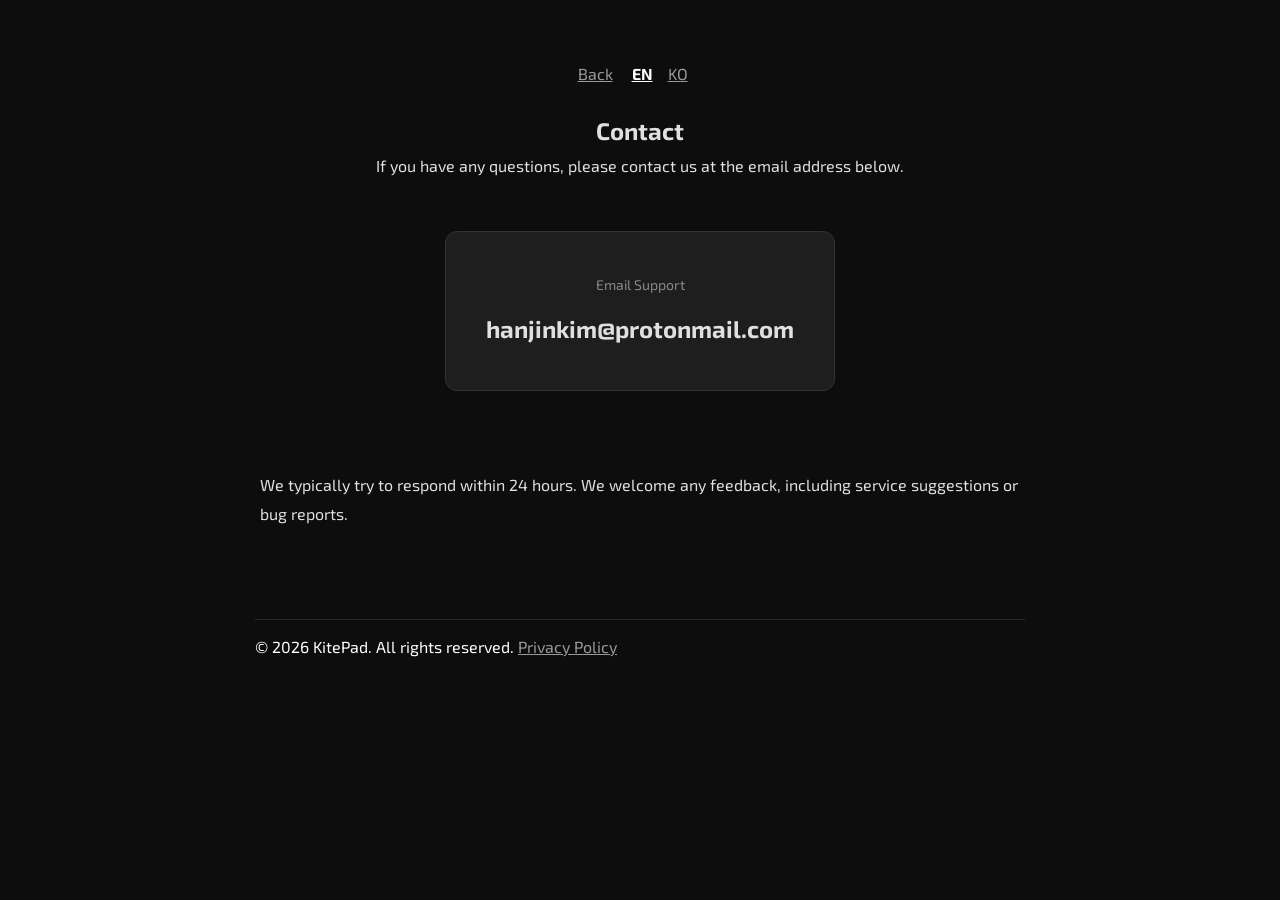
<file: contact.html>
<!DOCTYPE html>
<html lang="en">
<head>
    <meta charset="UTF-8">
    <meta name="viewport" content="width=device-width, initial-scale=1.0">
    <title>Contact - KitePad</title>
    <meta name="description" content="Contact KitePad support.">
    <meta property="og:type" content="website">
    <meta property="og:site_name" content="KitePad">
    <meta property="og:title" content="Contact - KitePad">
    <meta property="og:description" content="Contact KitePad support.">
    <meta property="og:image" content="/og-image?title=KitePad">
    <link rel="preconnect" href="https://fonts.googleapis.com">
    <link rel="preconnect" href="https://fonts.gstatic.com" crossorigin>
    <link href="https://fonts.googleapis.com/css2?family=Exo+2:ital,wght@0,100..900;1,100..900&display=swap" rel="stylesheet">
    <link rel="manifest" href="/manifest.json">
    <link rel="stylesheet" href="/style.css">
    <script src="/i18n.js"></script>
    <style>
        .contact-container {
            max-width: 800px;
            margin: 0 auto;
            padding: 40px 20px;
            color: #e0e0e0;
            line-height: 1.8;
            text-align: center;
        }
        .contact-header {
            border-bottom: 2px solid var(--accent-color);
            padding-bottom: 20px;
            margin-bottom: 30px;
        }
        .contact-info {
            background: #1e1e1e;
            padding: 40px;
            border-radius: 12px;
            margin-bottom: 40px;
            border: 1px solid #333;
            display: inline-block;
            min-width: 300px;
        }
        .email-link {
            font-size: 24px;
            color: var(--accent-color);
            text-decoration: none;
            font-weight: bold;
            display: block;
            margin-top: 10px;
        }
        .email-link:hover {
            text-decoration: underline;
        }
    </style>
</head>
<body>
    <div class="contact-container">
        <div class="nav-links">
            <a href="/" class="nav-link" data-i18n="nav.back">← Back</a>
            <span class="lang-switcher">
                <a href="?lang=en" class="nav-link" data-lang-switch="en" data-i18n="lang.en">EN</a>
                <a href="?lang=ko" class="nav-link" data-lang-switch="ko" data-i18n="lang.ko">KO</a>
            </span>
        </div>
        <div class="contact-header">
            <h1 data-i18n="contact.title">Contact</h1>
            <p data-i18n="contact.subtitle">If you have any questions, please contact us at the email address below.</p>
        </div>

        <div class="contact-info">
            <div style="font-size: 14px; color: #888; margin-bottom: 10px;" data-i18n="contact.support">Email Support</div>
            <div id="email-placeholder"></div>
        </div>

        <script>
            (function() {
                const user = "hanjinkim";
                const domain = "protonmail.com";
                const placeholder = document.getElementById('email-placeholder');
                const link = document.createElement('a');
                link.href = 'mailto:' + user + '@' + domain;
                link.className = 'email-link';
                link.textContent = user + '@' + domain;
                placeholder.appendChild(link);
            })();
        </script>

        <div class="policy-section" style="text-align: left; margin-top: 40px;">
            <p data-i18n="contact.response">We typically try to respond within 24 hours. We welcome any feedback, including service suggestions or bug reports.</p>
        </div>
    </div>

    <footer class="site-footer">
        <div class="container">
            <hr>
            <p>&copy; 2026 KitePad. <span data-i18n="footer.rights">All rights reserved.</span> <a href="/privacy.html" class="nav-link" data-i18n="nav.privacy">Privacy Policy</a></p>
        </div>
    </footer>
    <script>
        if (window.KiteI18n) window.KiteI18n.init();
        if ("serviceWorker" in navigator) {
            navigator.serviceWorker.register("/sw.js").catch(() => {});
        }
    </script>
</body>
</html>
</file>
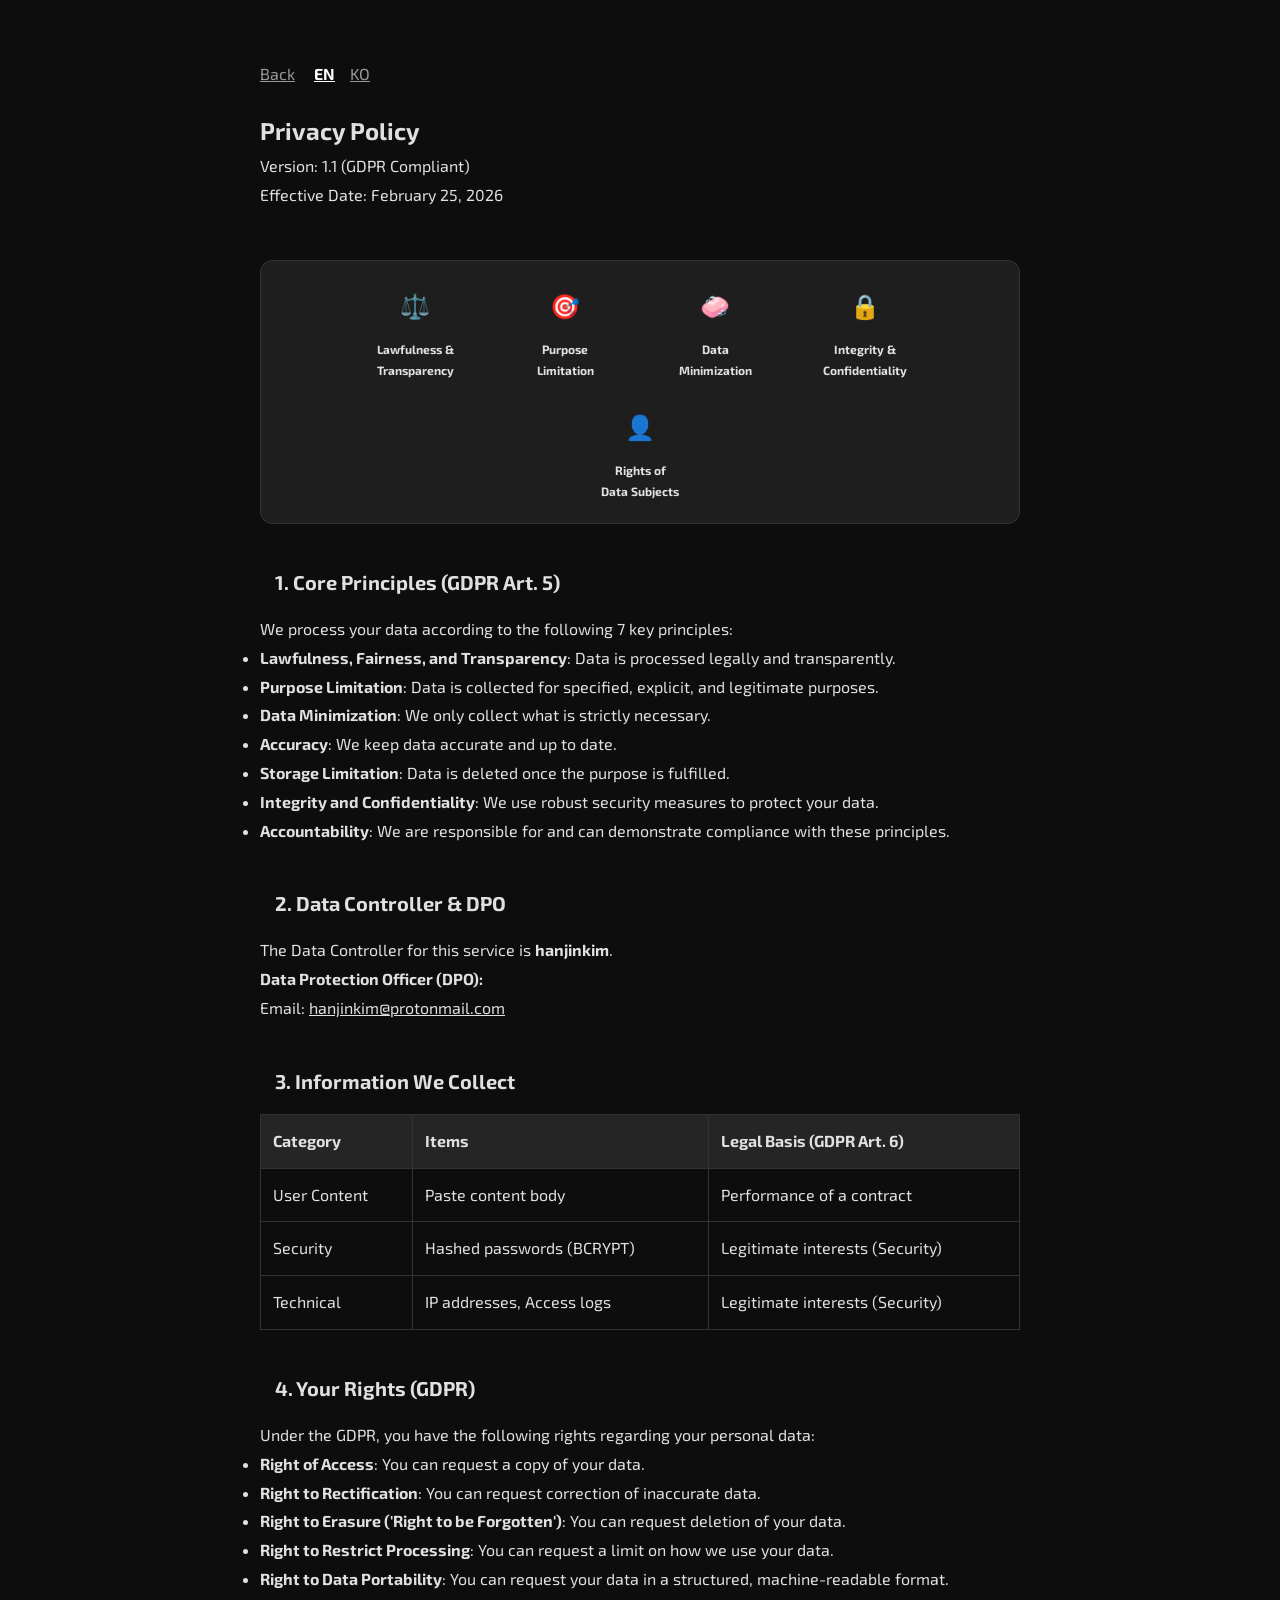
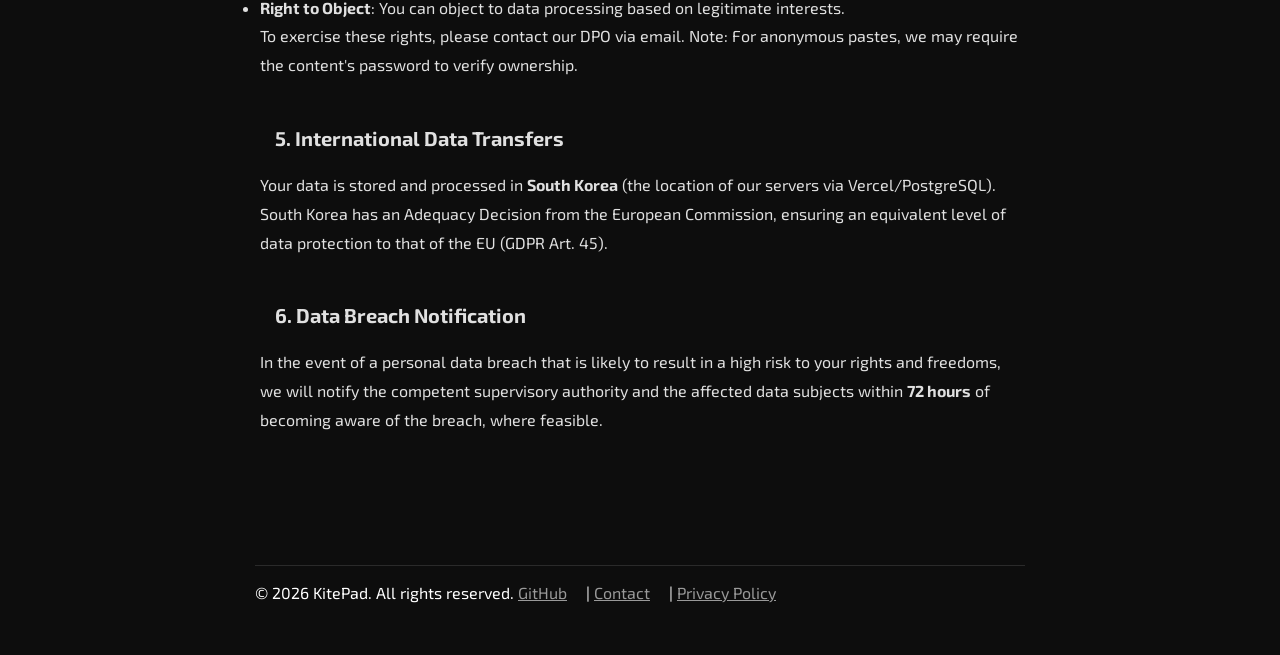
<file: privacy.html>
<!DOCTYPE html>
<html lang="en">
<head>
    <meta charset="UTF-8">
    <meta name="viewport" content="width=device-width, initial-scale=1.0">
    <title>Privacy Policy - KitePad</title>
    <meta name="description" content="KitePad privacy policy.">
    <meta property="og:type" content="website">
    <meta property="og:site_name" content="KitePad">
    <meta property="og:title" content="Privacy Policy - KitePad">
    <meta property="og:description" content="KitePad privacy policy.">
    <meta property="og:image" content="/og-image?title=KitePad">
    <link rel="preconnect" href="https://fonts.googleapis.com">
    <link rel="preconnect" href="https://fonts.gstatic.com" crossorigin>
    <link href="https://fonts.googleapis.com/css2?family=Exo+2:ital,wght@0,100..900;1,100..900&display=swap" rel="stylesheet">
    <link rel="manifest" href="/manifest.json">
    <link rel="stylesheet" href="/style.css">
    <script src="/i18n.js"></script>
    <style>
        .policy-container {
            max-width: 800px;
            margin: 0 auto;
            padding: 40px 20px;
            color: #e0e0e0;
            line-height: 1.8;
        }
        .policy-header {
            border-bottom: 2px solid var(--accent-color);
            padding-bottom: 20px;
            margin-bottom: 30px;
            display: flex;
            justify-content: space-between;
            align-items: flex-end;
        }
        .labeling-section {
            display: flex;
            flex-wrap: wrap;
            gap: 20px;
            background: #1e1e1e;
            padding: 20px;
            border-radius: 12px;
            margin-bottom: 40px;
            border: 1px solid #333;
        }
        .label-item {
            display: flex;
            flex-direction: column;
            align-items: center;
            text-align: center;
            width: 130px;
        }
        .label-icon {
            font-size: 24px;
            margin-bottom: 8px;
            background: var(--accent-color);
            width: 50px;
            height: 50px;
            display: flex;
            align-items: center;
            justify-content: center;
            border-radius: 50%;
            color: white;
        }
        .label-text {
            font-size: 12px;
            font-weight: bold;
        }
        .policy-section {
            margin-bottom: 40px;
        }
        .policy-section h2 {
            font-size: 20px;
            color: var(--accent-color);
            margin-bottom: 15px;
            border-left: 4px solid var(--accent-color);
            padding-left: 15px;
        }
        .policy-table {
            width: 100%;
            border-collapse: collapse;
            margin: 15px 0;
        }
        .policy-table th, .policy-table td {
            border: 1px solid #333;
            padding: 12px;
            text-align: left;
        }
        .policy-table th {
            background: #252525;
        }
    </style>
</head>
<body>
    <div class="policy-container">
        <div class="nav-links">
            <a href="/" class="nav-link" data-i18n="nav.back">← Back</a>
            <span class="lang-switcher">
                <a href="?lang=en" class="nav-link" data-lang-switch="en" data-i18n="lang.en">EN</a>
                <a href="?lang=ko" class="nav-link" data-lang-switch="ko" data-i18n="lang.ko">KO</a>
            </span>
        </div>
        <div class="policy-header">
            <div>
                <h1 data-i18n="privacy.title">Privacy Policy</h1>
                <p>Version: 1.1 (GDPR Compliant)<br>Effective Date: February 25, 2026</p>
            </div>
        </div>

        <div class="labeling-section" style="justify-content: center;">
            <div class="label-item">
                <div class="label-icon">⚖️</div>
                <div class="label-text">Lawfulness &<br>Transparency</div>
            </div>
            <div class="label-item">
                <div class="label-icon">🎯</div>
                <div class="label-text">Purpose<br>Limitation</div>
            </div>
            <div class="label-item">
                <div class="label-icon">🧼</div>
                <div class="label-text">Data<br>Minimization</div>
            </div>
            <div class="label-item">
                <div class="label-icon">🔒</div>
                <div class="label-text">Integrity &<br>Confidentiality</div>
            </div>
            <div class="label-item">
                <div class="label-icon">👤</div>
                <div class="label-text">Rights of<br>Data Subjects</div>
            </div>
        </div>



        <div class="policy-section">
            <h2>1. Core Principles (GDPR Art. 5)</h2>
            <p>We process your data according to the following 7 key principles:</p>
            <ul>
                <li><strong>Lawfulness, Fairness, and Transparency</strong>: Data is processed legally and transparently.</li>
                <li><strong>Purpose Limitation</strong>: Data is collected for specified, explicit, and legitimate purposes.</li>
                <li><strong>Data Minimization</strong>: We only collect what is strictly necessary.</li>
                <li><strong>Accuracy</strong>: We keep data accurate and up to date.</li>
                <li><strong>Storage Limitation</strong>: Data is deleted once the purpose is fulfilled.</li>
                <li><strong>Integrity and Confidentiality</strong>: We use robust security measures to protect your data.</li>
                <li><strong>Accountability</strong>: We are responsible for and can demonstrate compliance with these principles.</li>
            </ul>
        </div>

        <div class="policy-section">
            <h2>2. Data Controller & DPO</h2>
            <p>The Data Controller for this service is <strong>hanjinkim</strong>.</p>
            <p><strong>Data Protection Officer (DPO):</strong></p>
            <p id="privacy-email-placeholder">Email: </p>
        </div>

        <div class="policy-section">
            <h2>3. Information We Collect</h2>
            <table class="policy-table">
                <thead>
                    <tr>
                        <th>Category</th>
                        <th>Items</th>
                        <th>Legal Basis (GDPR Art. 6)</th>
                    </tr>
                </thead>
                <tbody>
                    <tr>
                        <td>User Content</td>
                        <td>Paste content body</td>
                        <td>Performance of a contract</td>
                    </tr>
                    <tr>
                        <td>Security</td>
                        <td>Hashed passwords (BCRYPT)</td>
                        <td>Legitimate interests (Security)</td>
                    </tr>
                    <tr>
                        <td>Technical</td>
                        <td>IP addresses, Access logs</td>
                        <td>Legitimate interests (Security)</td>
                    </tr>
                </tbody>
            </table>
        </div>

        <div class="policy-section">
            <h2>4. Your Rights (GDPR)</h2>
            <p>Under the GDPR, you have the following rights regarding your personal data:</p>
            <ul>
                <li><strong>Right of Access</strong>: You can request a copy of your data.</li>
                <li><strong>Right to Rectification</strong>: You can request correction of inaccurate data.</li>
                <li><strong>Right to Erasure ('Right to be Forgotten')</strong>: You can request deletion of your data.</li>
                <li><strong>Right to Restrict Processing</strong>: You can request a limit on how we use your data.</li>
                <li><strong>Right to Data Portability</strong>: You can request your data in a structured, machine-readable format.</li>
                <li><strong>Right to Object</strong>: You can object to data processing based on legitimate interests.</li>
            </ul>
            <p>To exercise these rights, please contact our DPO via email. Note: For anonymous pastes, we may require the content's password to verify ownership.</p>
        </div>

        <div class="policy-section">
            <h2>5. International Data Transfers</h2>
            <p>Your data is stored and processed in <strong>South Korea</strong> (the location of our servers via Vercel/PostgreSQL). South Korea has an Adequacy Decision from the European Commission, ensuring an equivalent level of data protection to that of the EU (GDPR Art. 45).</p>
        </div>

        <div class="policy-section">
            <h2>6. Data Breach Notification</h2>
            <p>In the event of a personal data breach that is likely to result in a high risk to your rights and freedoms, we will notify the competent supervisory authority and the affected data subjects within <strong>72 hours</strong> of becoming aware of the breach, where feasible.</p>
        </div>

        <script>
            (function() {
                const user = "hanjinkim";
                const domain = "protonmail.com";
                const email = user + '@' + domain;
                
                const placeholder = document.getElementById('privacy-email-placeholder');
                if (placeholder) {
                    const link = document.createElement('a');
                    link.href = 'mailto:' + email;
                    link.style.color = 'var(--accent-color)';
                    link.textContent = email;
                    placeholder.appendChild(link);
                }
            })();
        </script>
    </div>
    <footer class="site-footer">
        <div class="container">
            <hr>
        <p>&copy; 2026 KitePad. <span data-i18n="footer.rights">All rights reserved.</span> <a href="https://github.com/irhdab/kitepad/tree/main" class="nav-link" target="_blank" data-i18n="common.github">GitHub</a> | <a href="/contact.html" class="nav-link" data-i18n="nav.contact">Contact</a> | <a href="/privacy.html" class="nav-link" data-i18n="nav.privacy">Privacy Policy</a></p>
        </div>
    </footer>
    <script>
        if (window.KiteI18n) window.KiteI18n.init();
        if ("serviceWorker" in navigator) {
            navigator.serviceWorker.register("/sw.js").catch(() => {});
        }
    </script>
</body>
</html>
</file>
<file: style.css>
:root {
  --bg-color: #0d0d0d;
  --card-bg: #161616;
  --text-primary: #ffffff;
  --text-secondary: #999999;
  --accent: #ffffff;
  --accent-hover: #e0e0e0;
  --border-color: #2a2a2a;
  --font-main: "Exo 2", sans-serif;
}

.nav-links {
    margin-bottom: 20px;
}

.nav-link {
    color: var(--text-secondary);
    text-decoration: underline;
    margin-right: 15px;
}

.nav-link:hover {
    color: var(--text-primary);
}

.lang-switcher {
    display: inline-flex;
    gap: 0;
}

.active-lang {
    color: var(--text-primary);
    font-weight: 700;
}

.theme-picker-wrap {
    display: inline-flex;
    align-items: center;
    gap: 8px;
    margin-bottom: 12px;
}

.theme-picker-wrap label {
    font-size: 12px;
    color: var(--text-secondary);
}

* {
  box-sizing: border-box;
  margin: 0;
  padding: 0;
}

body {
  background-color: var(--bg-color);
  color: var(--text-primary);
  font-family: var(--font-main);
  line-height: 1.5;
  padding: 20px;
}

.container {
  max-width: 800px;
  margin: 0 auto;
  padding: 0 15px; /* Added side padding for container */
}

@media (max-width: 600px) {
  body {
    padding: 10px; /* Reduced body padding on mobile */
  }
  .container {
    padding: 0 10px; /* Further reduced container padding on smaller screens */
  }
}


h1,
.title-text {
  font-size: 24px;
  margin-bottom: 0;
}

.header-main {
    display: flex;
    align-items: baseline;
    gap: 15px;
    margin-bottom: 15px;
    flex-wrap: wrap;
}

.tagline {
    font-size: 14px;
    color: var(--text-secondary);
    font-weight: 300;
    line-height: 1.4;
}

@media (max-width: 600px) {
    .header-main {
        flex-direction: column;
        gap: 5px;
    }
    .tagline {
        font-size: 13px;
    }
}

hr {
  border: 0;
  border-top: 1px solid var(--border-color);
  margin: 15px 0;
}

/* Editor */
.editor {
    width: 100%;
    min-height: 400px;
    background: #1e1e1e;
    border: 1px solid #333;
    padding: 20px;
    color: #e0e0e0;
    font-family: 'Exo 2', sans-serif;
    font-size: 16px;
    line-height: 1.6;
    margin-bottom: 25px;
    resize: vertical;
    outline: none;
    box-sizing: border-box;
    overflow-y: auto;
    white-space: pre-wrap;
    word-break: break-word;
}


@media (max-width: 600px) {
  .editor {
    min-height: 300px; /* Slightly shorter editor on mobile */
    padding: 15px;
    font-size: 15px;
  }
}


.editor:focus {
    border-color: var(--accent);
}

.editor-header {
    display: flex;
    justify-content: space-between;
    align-items: center;
    margin-bottom: 10px;
}

.tab-container {
    display: flex;
    gap: 5px;
}

.tab-btn {
    background: transparent;
    border: 1px solid var(--border-color);
    color: var(--text-secondary);
    padding: 5px 15px;
    font-size: 14px;
    cursor: pointer;
    font-family: inherit;
}

.tab-btn.active {
    background: var(--card-bg);
    color: var(--text-primary);
    border-bottom: 2px solid var(--accent);
}

.tab-btn:hover:not(.active) {
    color: var(--text-primary);
}

.char-count {
    font-size: 12px;
    color: var(--text-secondary);
}

.preview-pane {
    width: 100%;
    min-height: 400px;
    background: #1e1e1e;
    border: 1px solid #333;
    padding: 20px;
    color: #e0e0e0;
    margin-bottom: 25px;
    overflow-y: auto;
}


@media (max-width: 600px) {
  .preview-pane {
    min-height: 300px; 
    padding: 15px;
  }
}


.hidden {
    display: none !important;
}

.style-input {
    background: #1e1e1e;
    border: 1px solid #333;
    color: #e0e0e0;
    padding: 8px 12px;
    font-family: 'Exo 2', sans-serif;
    font-size: 14px;
    outline: none;
}

.style-input:focus {
    border-color: var(--accent);
}

/* Markdown Rendering Styles */
.content h1, .content h2, .content h3 {
    border-bottom: 1px solid #333;
    padding-bottom: 5px;
    margin-top: 20px;
}

.content pre {
    background: #2d2d2d;
    padding: 15px;
    overflow-x: auto;
}

.content code {
    background: #2d2d2d;
    padding: 2px 4px;
    font-family: 'Consolas', 'Monaco', monospace;
}

.content blockquote {
    border-left: 4px solid var(--accent);
    margin-left: 0;
    padding-left: 15px;
    color: #aaa;
}

.content img {
    max-width: 100%;
}

.list-view-content {
    max-height: 250px;
    overflow: hidden;
    position: relative;
}

.list-view-content::after {
    content: "";
    position: absolute;
    bottom: 0;
    left: 0;
    right: 0;
    height: 60px;
    background: linear-gradient(to bottom, transparent, var(--bg-color));
    pointer-events: none;
}

.content p {
    margin-bottom: 1em;
}

.content ul, .content ol {
    margin-bottom: 1em;
    padding-left: 20px;
}

.button-container {
  margin-top: 15px;
}

.publish-button {
  background-color: transparent;
  color: var(--text-primary);
  border: 1px solid var(--border-color);
  padding: 5px 15px;
  font-family: inherit;
  font-size: 14px;
  cursor: pointer;
}

.publish-button:active {
  background-color: var(--card-bg);
}

.entry {
  margin-bottom: 30px;
  padding-bottom: 20px;
  border-bottom: 1px solid var(--border-color);
    padding-left: 20px;
    border-left: 1px solid var(--border-color);
}

.actions {
  margin-top: 10px;
}

.reactions {
    margin-top: 10px;
    display: flex;
    gap: 8px;
    flex-wrap: wrap;
}

.share-link {
    color: var(--accent); /* Changed from var(--accent-color) to var(--accent) */
    text-decoration: underline;
    font-size: 13px;
}

.share-link:hover {
    text-decoration: underline;
}

.copy-btn {
  background: transparent;
  color: var(--text-primary);
  border: 1px solid var(--border-color);
  padding: 3px 10px;
  font-family: inherit;
  font-size: 13px;
  cursor: pointer;
}

@media (max-width: 600px) {
  .entry { /* Added .entry selector */
    border-bottom: none;
  }
}

.options-container {
    display: flex;
    gap: 20px;
    margin-bottom: 15px;
    flex-wrap: wrap;
}

@media (max-width: 600px) {
  .options-container {
    gap: 12px; /* Tighter gap on mobile */
  }
  .option-group {
    flex: 1 1 140px; /* Allow items to wrap and take full width if needed */
  }
}


.option-group {
    display: flex;
    flex-direction: column;
    gap: 5px;
}

.option-group label {
    font-size: 12px;
    color: var(--text-secondary);
}

.style-select {
    background: transparent;
    color: var(--text-primary);
    border: 1px solid var(--border-color);
    padding: 5px 10px;
    font-family: inherit;
    font-size: 14px;
    outline: none;
    cursor: pointer;
}

.style-select option {
    background: var(--bg-color);
    color: var(--text-primary);
}

.style-select:hover {
    border-color: var(--text-secondary);
}

.site-footer {
    margin-top: 50px;
    padding-bottom: 30px;
}

/* Pagination Styles */
.pagination {
    display: flex;
    justify-content: center;
    align-items: center;
    gap: 20px;
    margin-top: 30px;
    padding: 20px 0;
}

.nav-btn {
    text-decoration: none;
    font-size: 0.9rem;
    min-width: 100px;
}

.nav-btn[disabled] {
    opacity: 0.5;
    cursor: not-allowed;
    background-color: #333;
}

.page-info {
    font-family: 'Exo 2', sans-serif;
    font-weight: 500;
    color: var(--text-secondary);
}

.result-container {
    margin-top: 30px;
    padding: 20px;
    background: var(--card-bg);
    border: 1px solid var(--accent);
}

.result-container p {
    font-size: 14px;
    color: var(--text-secondary);
    margin-bottom: 10px;
}

.link-box {
    display: flex;
    align-items: center;
    gap: 10px;
    background: var(--bg-color);
    padding: 10px;
    border: 1px solid var(--border-color);
    overflow-x: auto;
}

#paste-link {
    font-size: 14px;
    color: var(--accent);
    white-space: nowrap;
    overflow: hidden;
    text-overflow: ellipsis;
    flex-grow: 1;
}

.entry:last-child {
  border-bottom: none;
}

.timestamp {
  font-size: 12px;
  color: var(--text-secondary);
  margin-top: 10px;
}

/* Scrollbar Styling */
::-webkit-scrollbar {
  width: 8px;
}
::-webkit-scrollbar-track {
  background: var(--bg-color);
}
::-webkit-scrollbar-thumb {
  background: var(--border-color);
}
.secret-banner {
  background-color: #ffeb3b;
  color: #000;
  padding: 10px 15px;
  border-radius: 4px;
  margin-bottom: 20px;
  font-size: 14px;
  display: flex;
  align-items: center;
  gap: 10px;
  font-weight: 500;
  border-left: 5px solid #fbc02d;
}

.secret-banner.hidden {
  display: none !important;
}

/* Zen Mode */
body.zen-mode .nav-links,
body.zen-mode .header-main,
body.zen-mode .secret-banner,
body.zen-mode hr,
body.zen-mode .site-footer,
body.zen-mode .actions,
body.zen-mode .timestamp,
body.zen-mode .view-stats,
body.zen-mode .burn-notice {
    display: none !important;
}

body.zen-mode .container {
    max-width: 1000px; /* Wider reading area */
    padding-top: 40px;
}

body.zen-mode .entry {
    border: none;
    padding-left: 0;
}

.zen-exit-btn {
    display: none;
    position: fixed;
    bottom: 20px;
    right: 20px;
    background: var(--card-bg);
    color: var(--text-primary);
    border: 1px solid var(--border-color);
    padding: 8px 16px;
    border-radius: 20px;
    font-size: 14px;
    cursor: pointer;
    z-index: 9999;
}

.zen-exit-btn:hover {
    background: var(--border-color);
}

body.zen-mode .zen-exit-btn {
    display: block;
}
</file>
